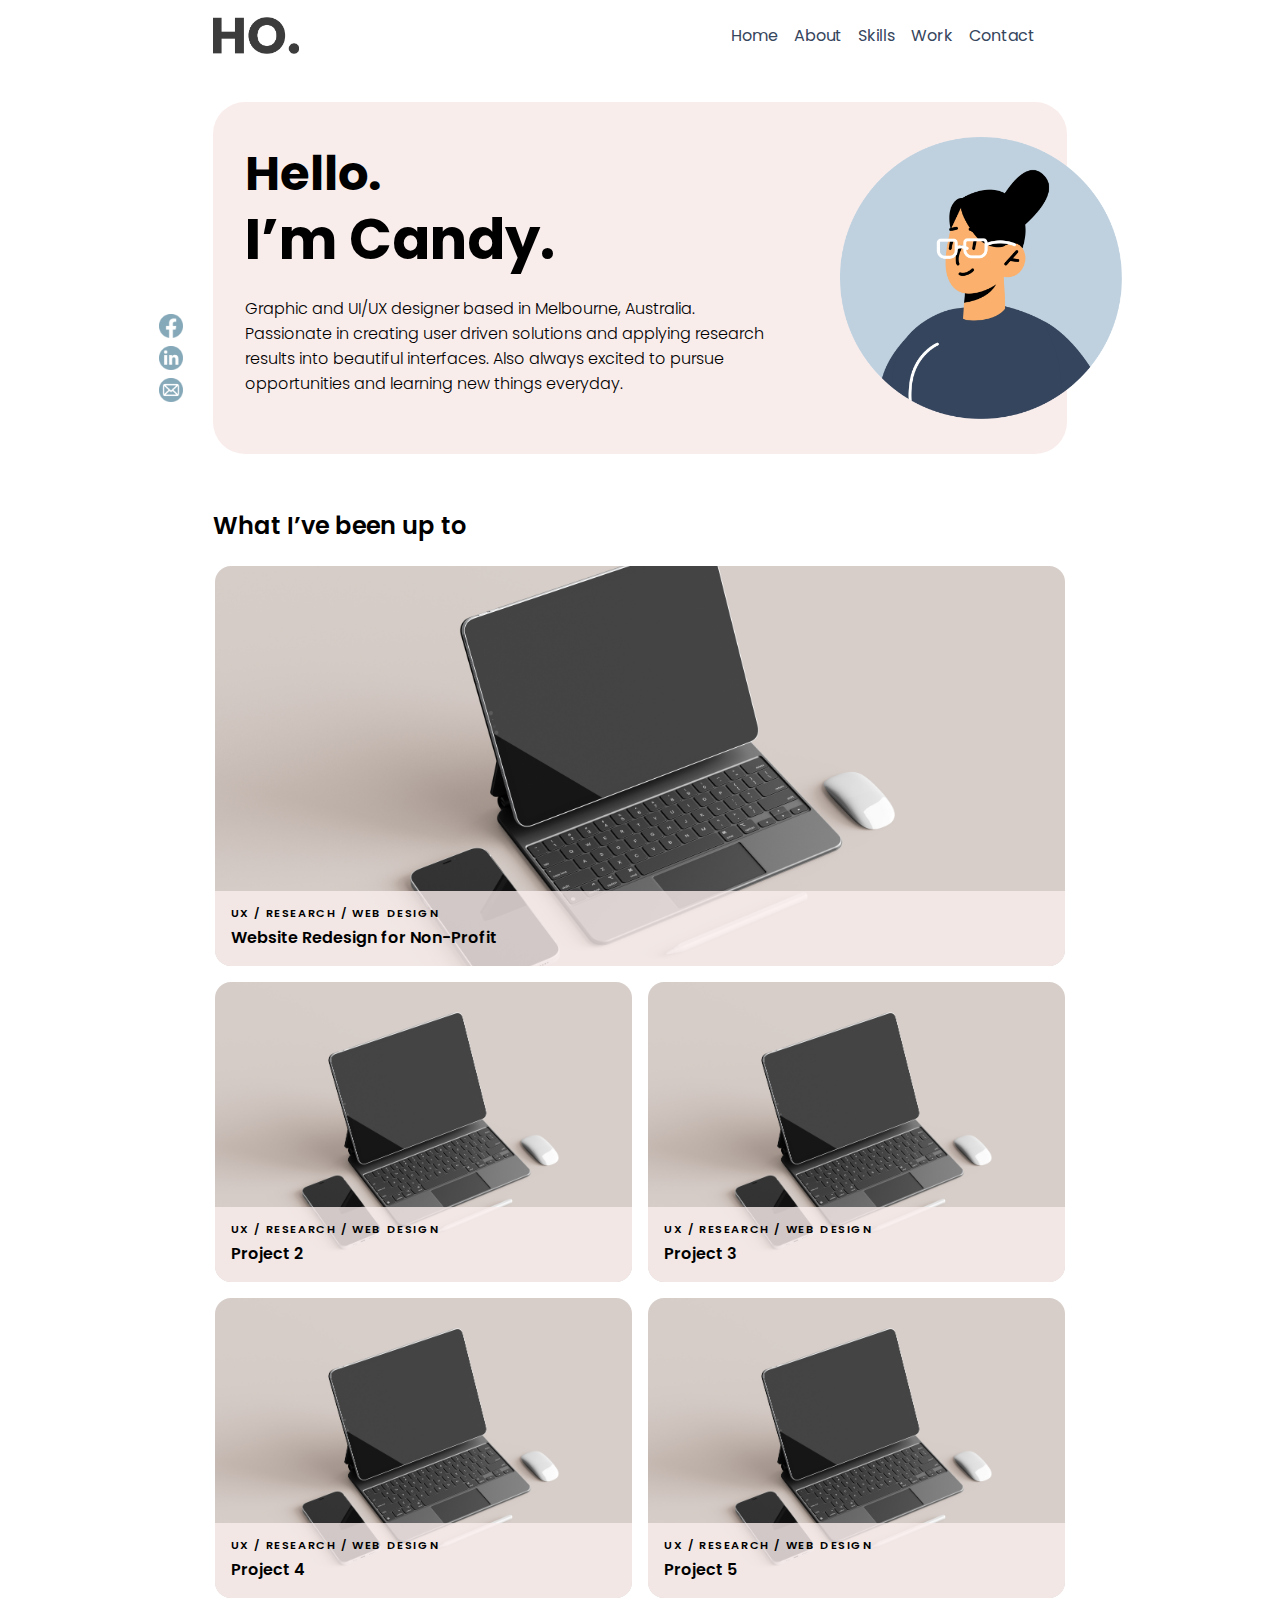
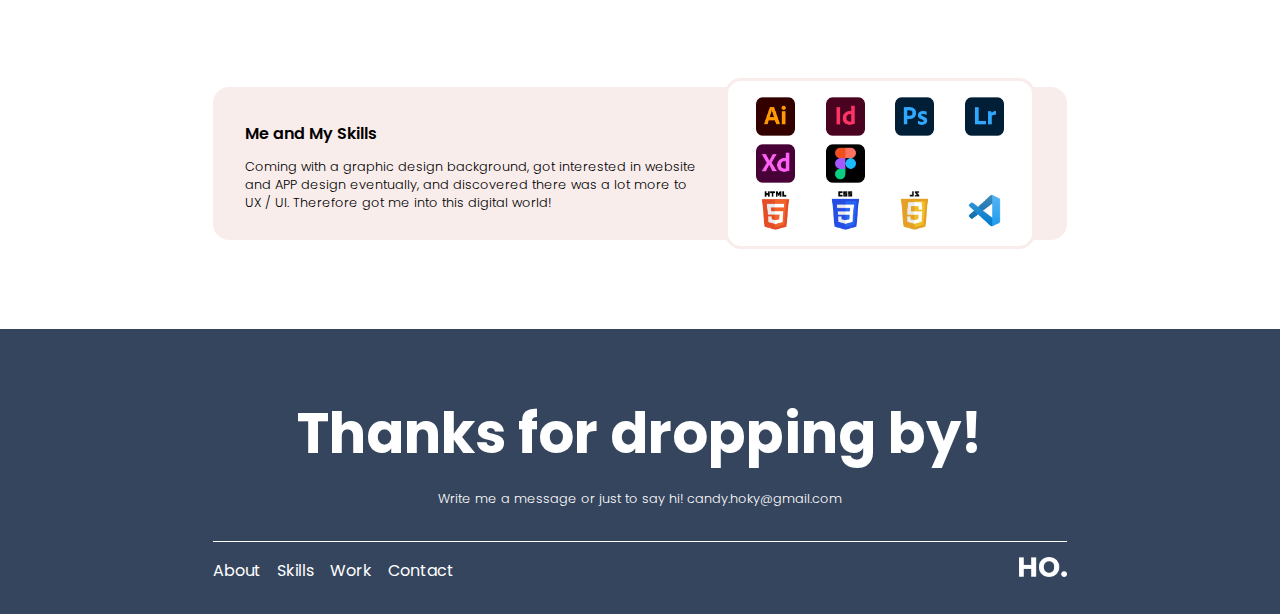
<file: index.html>
<!DOCTYPE html>
<html>
<head>
  <link href="https://fonts.googleapis.com/css?family=Poppins:100,200,300,400,500,600,700,800,900&display=swap" rel="stylesheet">
  <link href="css/style.css" rel="stylesheet" type="text/css">
  <link rel="stylesheet" href="https://cdnjs.cloudflare.com/ajax/libs/font-awesome/6.1.1/css/all.min.css">
  
  <title>Portfolio Homepage</title>
  <style>
    @media only screen and (max-width: 768px){
        
        .showcase {
            grid-template-columns: repeat(12,1fr);
            grid-template-rows: 300px 300px 300px 300px 300px;
        }
        .showcase :nth-child(1) {
            grid-column: 2 / 12;
            grid-row: 1 / 1;
        }
        .showcase :nth-child(2) {
            grid-column: 2 / 12;
            grid-row: 2 / 2;
        }
        .showcase :nth-child(3) {
            grid-column: 2 / 12;
            grid-row: 3 / 3;
        }
        .showcase :nth-child(4) {
            grid-column: 2 / 12;
            grid-row: 4 / 4;
        }
        .showcase :nth-child(5) {
            grid-column: 2 / 12;
            grid-row: 5 / 5;
        }
        .skills{
            grid-template-columns: repeat(12,1fr);
            grid-template-rows: repeat(3,1fr);
            
        }
        .skills-container {
            grid-column: 2 / 12;
            grid-row: 1 / 1;
            padding-bottom: 0;
            background-color: var(--pale);
            border-radius: 1rem 1rem 0rem 0rem;
        }
        .skills-description {
            grid-column: 1 / 12;
            grid-row: 1 / 1;
            background-color: transparent;
        }
        .tools {
            grid-column: 2 / 12;
            grid-row: 2 / 4;
            margin-right: 0;
            background-color: transparent;
            gap: 0.5rem;
            border: 0;
            background-color: var(--pale);
            border-radius: 0rem 0rem 1rem 1rem;
            padding-bottom: 2rem;
        }
    }
    @media only screen and (max-width: 820px){
        .main {
            padding-left: 0;
            padding-right: 0;
        }
        .social-side {
            display: none;
        }
        .bio h1, .bio h2, .bio h5 {
            grid-column: 1 / 13;
        }
        .hero {
            grid-template-rows: 5% 20% 30% 20% 20% 5%;
        }

        .bio {
            grid-column: 2 / 12;
            grid-row: 2 / 7;
        }
        .self-portrait {
            grid-column: 9 / 13;
            grid-row: 1 / 4;
        }
        h2 {
            font-size: 2rem;
            line-height: 2rem;
        }
    }
    @media only screen and (min-width: 640px){
        h1 {
            font-size: 3rem;
        }
        #burger {
            display: none;
        }
        
    }
    @media only screen and (max-width: 640px){
        .top-nav nav a:not(:last-child) {
            display: none;
        }
        
    }





  </style>
</head>

<body>

    <section id="mobile-nav-container" class="mobile-nav-show">
        <div class="mobile-brand">
            <div id="mobile-logo"></div>
            <div class="close-nav"><i class="fa-solid fa-xmark"></i></div>
        </div>
        <div class="mobile-nav-links">
            <ul>
                <li> About </li>
                <li> Skills </li>
                <li> Work </li>
                <li> Contact </li>
            </ul>
        </div>
        <div class="mobile-social-links">
            <i class="fa-brands fa-facebook-square"></i>
            <i class="fa-brands fa-linkedin"></i>
            <i class="fa-solid fa-envelope"></i>
        </div>

    </section>

    <section class="main">
        <!-- top nav -->
        <section class="top-nav">
            <div id="logo"></div>
            <nav>
                <a href="./index.html">Home</a>
                <a href="#">About</a>
                <a href="#">Skills</a>
                <a href="./casestudy-nonprofit.html">Work</a>
                <a href="#">Contact</a>
                <a href="#"><i class="fa-solid fa-bars" id="burger"></i></a>
            </nav>
        </section>

        <!-- hero bio section -->
        <section class="hero">
            <div class="social-side">
                <ul>
                    <li id="side-fb"></li>
                    <li id="side-linkedin"></li>
                    <li id="side-email"></li>
                </ul>
            </div>
            
            <div class="bio">
                <h1> Hello. </h1>
                <h2> I’m Candy. </h2>
                <h5> Graphic and UI/UX designer based in Melbourne, Australia.
                    Passionate in creating user driven solutions and
                    applying research results into beautiful interfaces.
                    Also always excited to pursue opportunities and learning new things everyday.
                </h5>
            </div>
            <div class="self-portrait"></div>
        </section>

        <!-- portfolio showcase section -->
        <section>
            <div class="section-header">
                <h3> What I’ve been up to </h3>
            </div>
            <div class="showcase">
                <!-- casestudy 1 -->
                <div class="project-cards" id="project1">
                    <div class="project-descriptions">
                        <subheader>UX / RESEARCH / WEB DESIGN</subheader>
                        <h4>Website Redesign for Non-Profit</h4>
                    </div>
                </div>

                <!-- casestudy 2 -->
                <div class="project-cards" id="project2">
                    <div class="project-descriptions">
                        <subheader>UX / RESEARCH / WEB DESIGN</subheader>
                        <h4>Project 2</h4>
                    </div>
                </div>

                <!-- casestudy 3 -->
                <div class="project-cards" id="project3">
                    <div class="project-descriptions">
                        <subheader>UX / RESEARCH / WEB DESIGN</subheader>
                        <h4>Project 3</h4>
                    </div>
                </div>

                <!-- casestudy 4 -->
                <div class="project-cards" id="project4">
                    <div class="project-descriptions">
                        <subheader>UX / RESEARCH / WEB DESIGN</subheader>
                        <h4>Project 4</h4>
                    </div>
                </div>
                
                <!-- casestudy 5 -->
                <div class="project-cards" id="project5">
                    <div class="project-descriptions">
                        <subheader>UX / RESEARCH / WEB DESIGN</subheader>
                        <h4>Project 5</h4>
                    </div>
                </div>
            </div>
        </section>

        <!-- My Skill Section -->
        <section>
            <div class="skills">
                <div class="skills-container">
                    <div class="skills-description"> 
                        <h4> Me and My Skills </h4>
                        <p> Coming with a graphic design background,
                            got interested in website and APP design eventually, and discovered there was a lot more to UX / UI.
                            Therefore got me into this digital world!
                        </p>
                    </div>
                
                    
                </div>
                <div class="tools">
                    <div id="software-ai"></div>
                    <div id="software-id"></div>
                    <div id="software-ps"></div>
                    <div id="software-lr"></div>
                    <div id="software-xd"></div>
                    <div id="software-figma"></div>
                    <div id="software-html"></div>
                    <div id="software-css"></div>
                    <div id="software-js"></div>
                    <div id="software-vs"></div>
                </div>
            </div>    
              
        </section>



    </section>

    <!-- footer section  -->
    <section id="footer">
        <div class="end-note">
            <h2> Thanks for dropping by! </h2>
            <p> Write me a message or just to say hi! candy.hoky@gmail.com </p>
        </div>
        <div class="bottom-nav">
            <ul>
                <li> About </li>
                <li> Skills </li>
                <li> Work </li>
                <li> Contact </li>
            </ul>
        </div>
        <div class="footer-logo">
            <div id="logo-bottom"></div>
        </div>
    </section>
    <script src="https://code.jquery.com/jquery-3.4.1.min.js"></script>
    <script src="./js/index.js"></script>
</body>
</file>
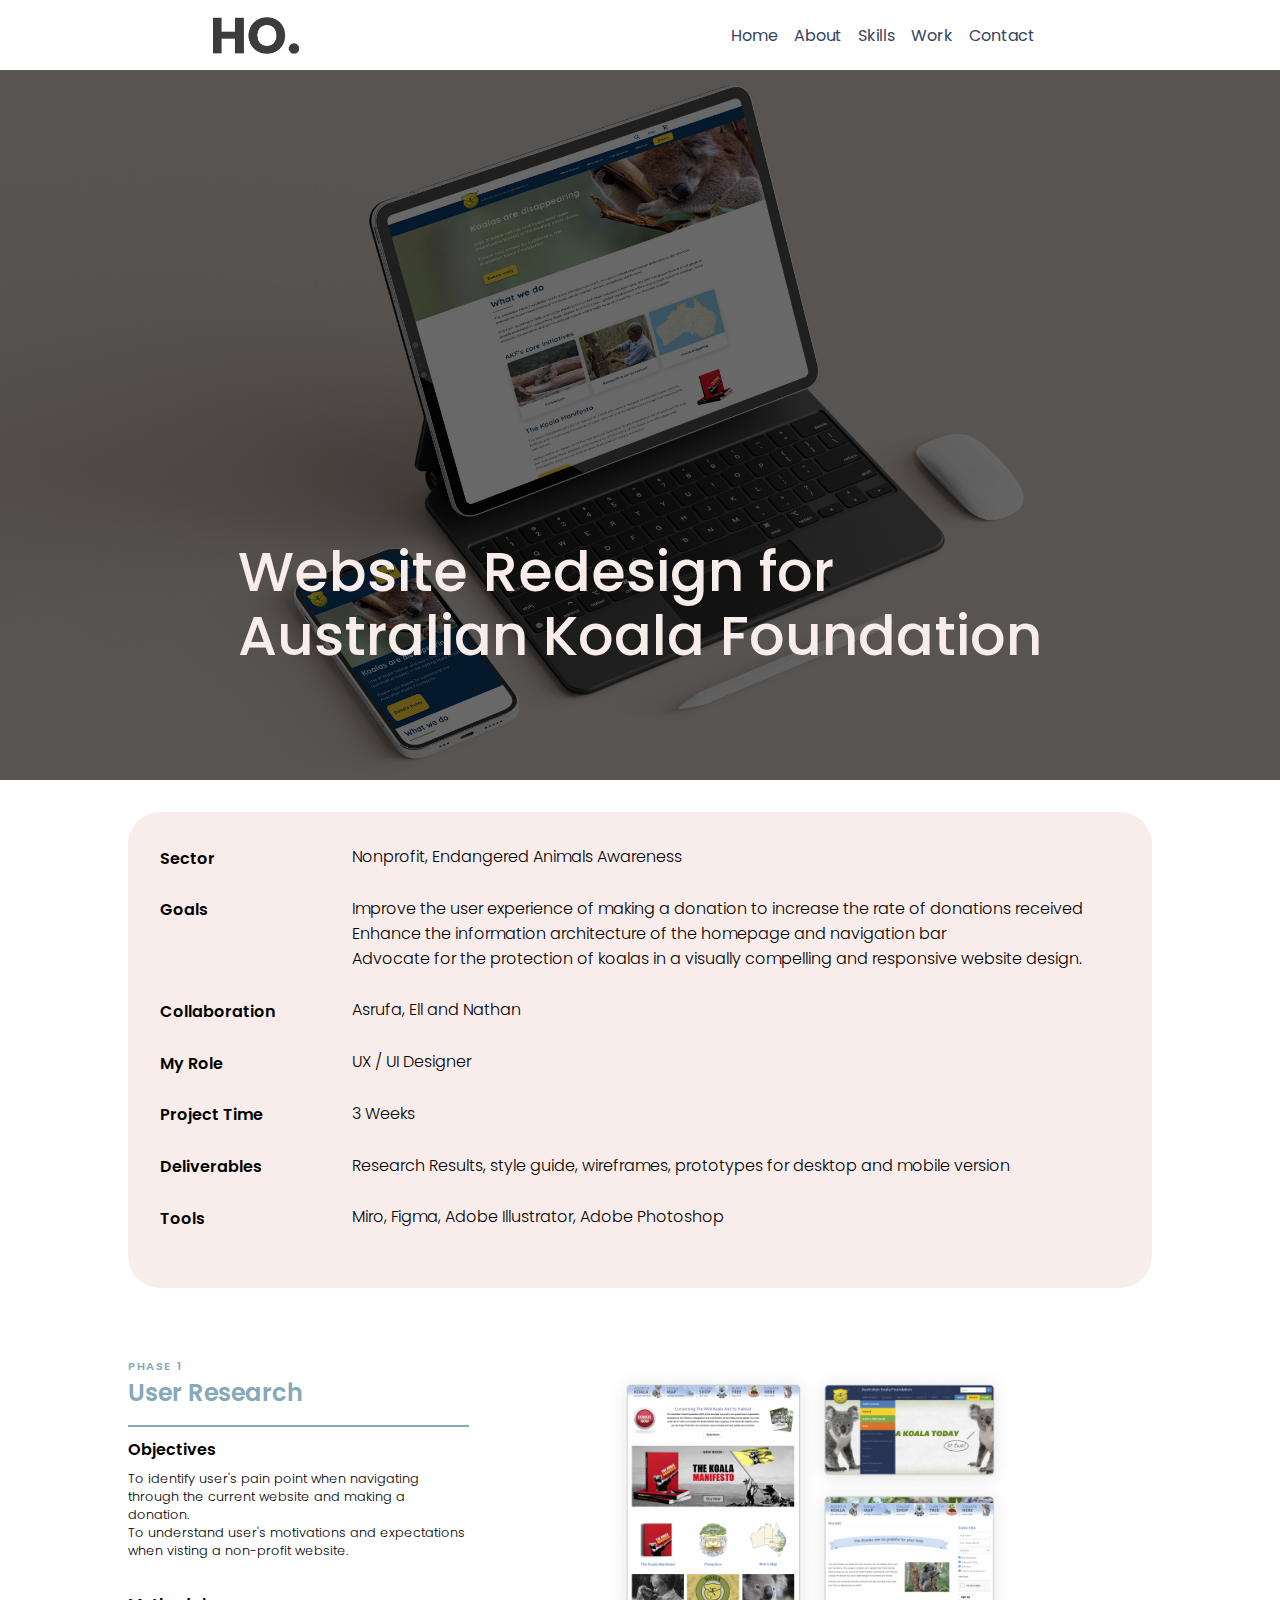
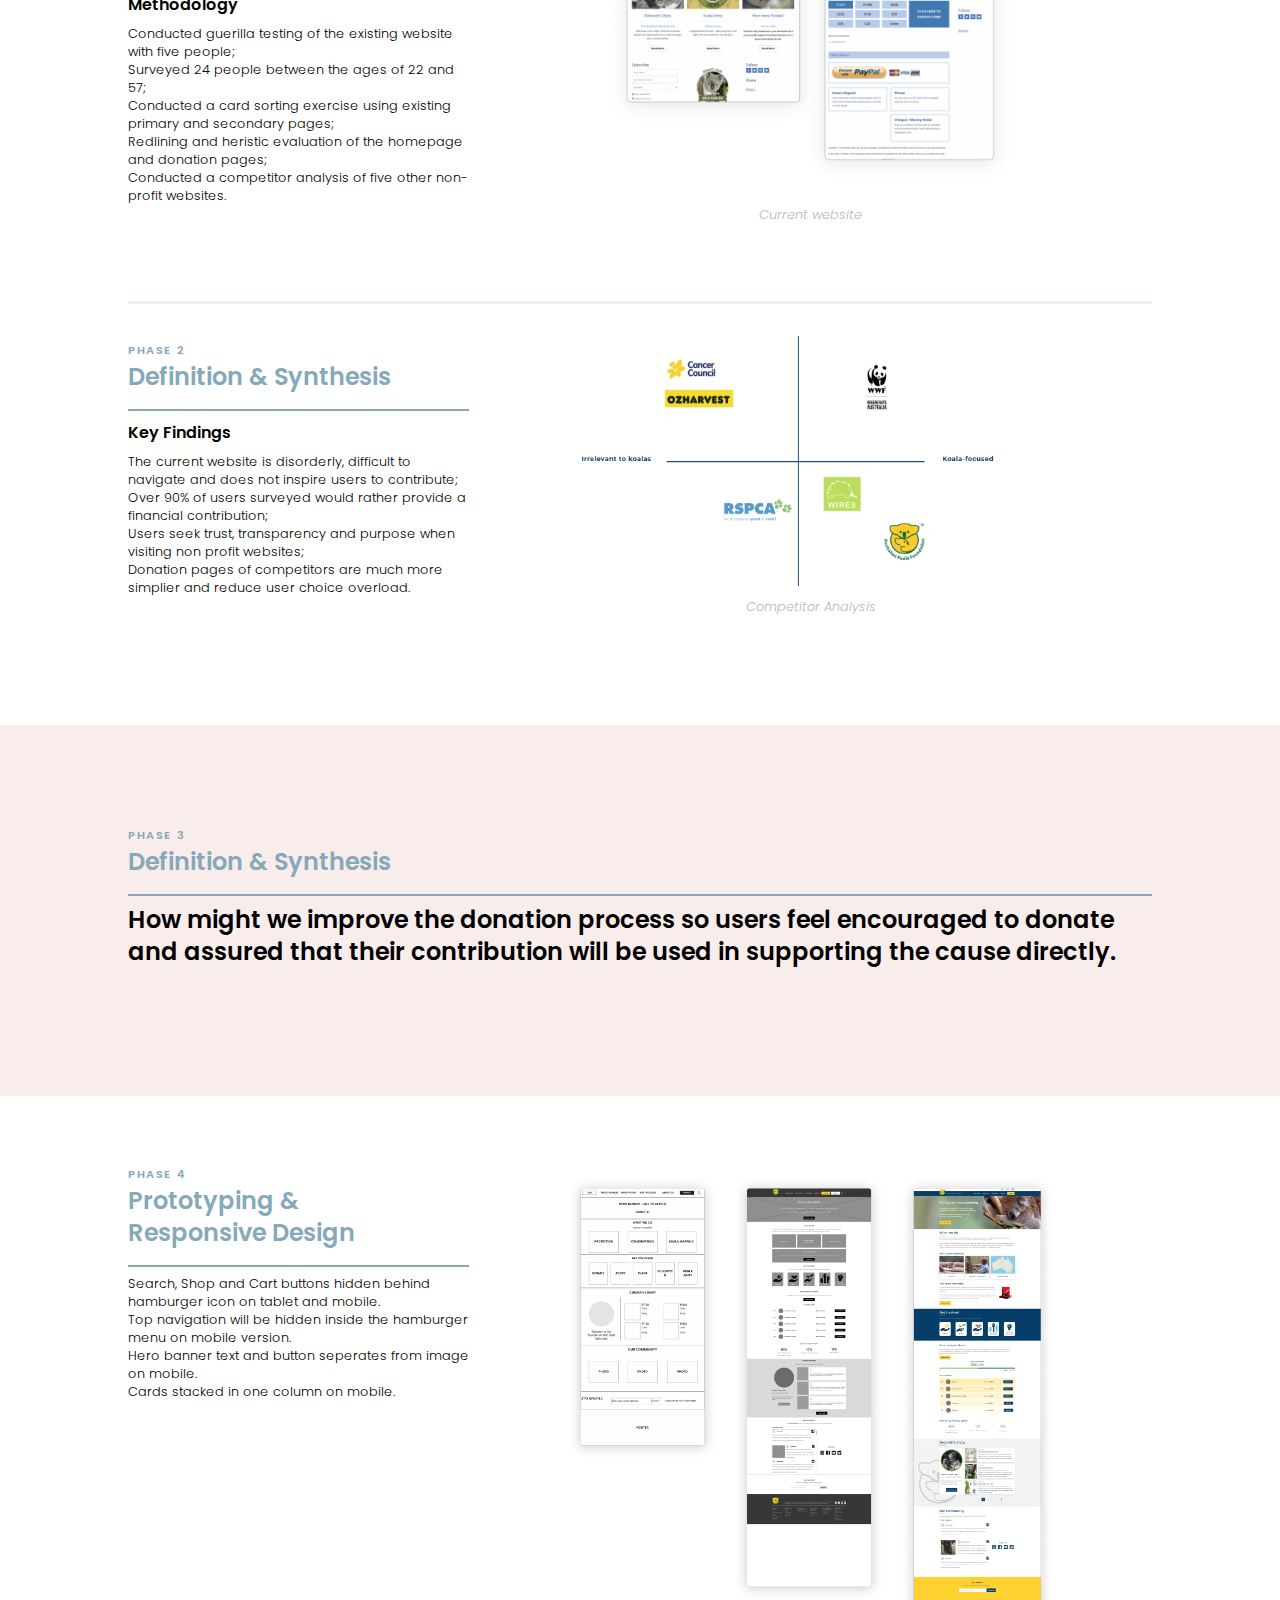
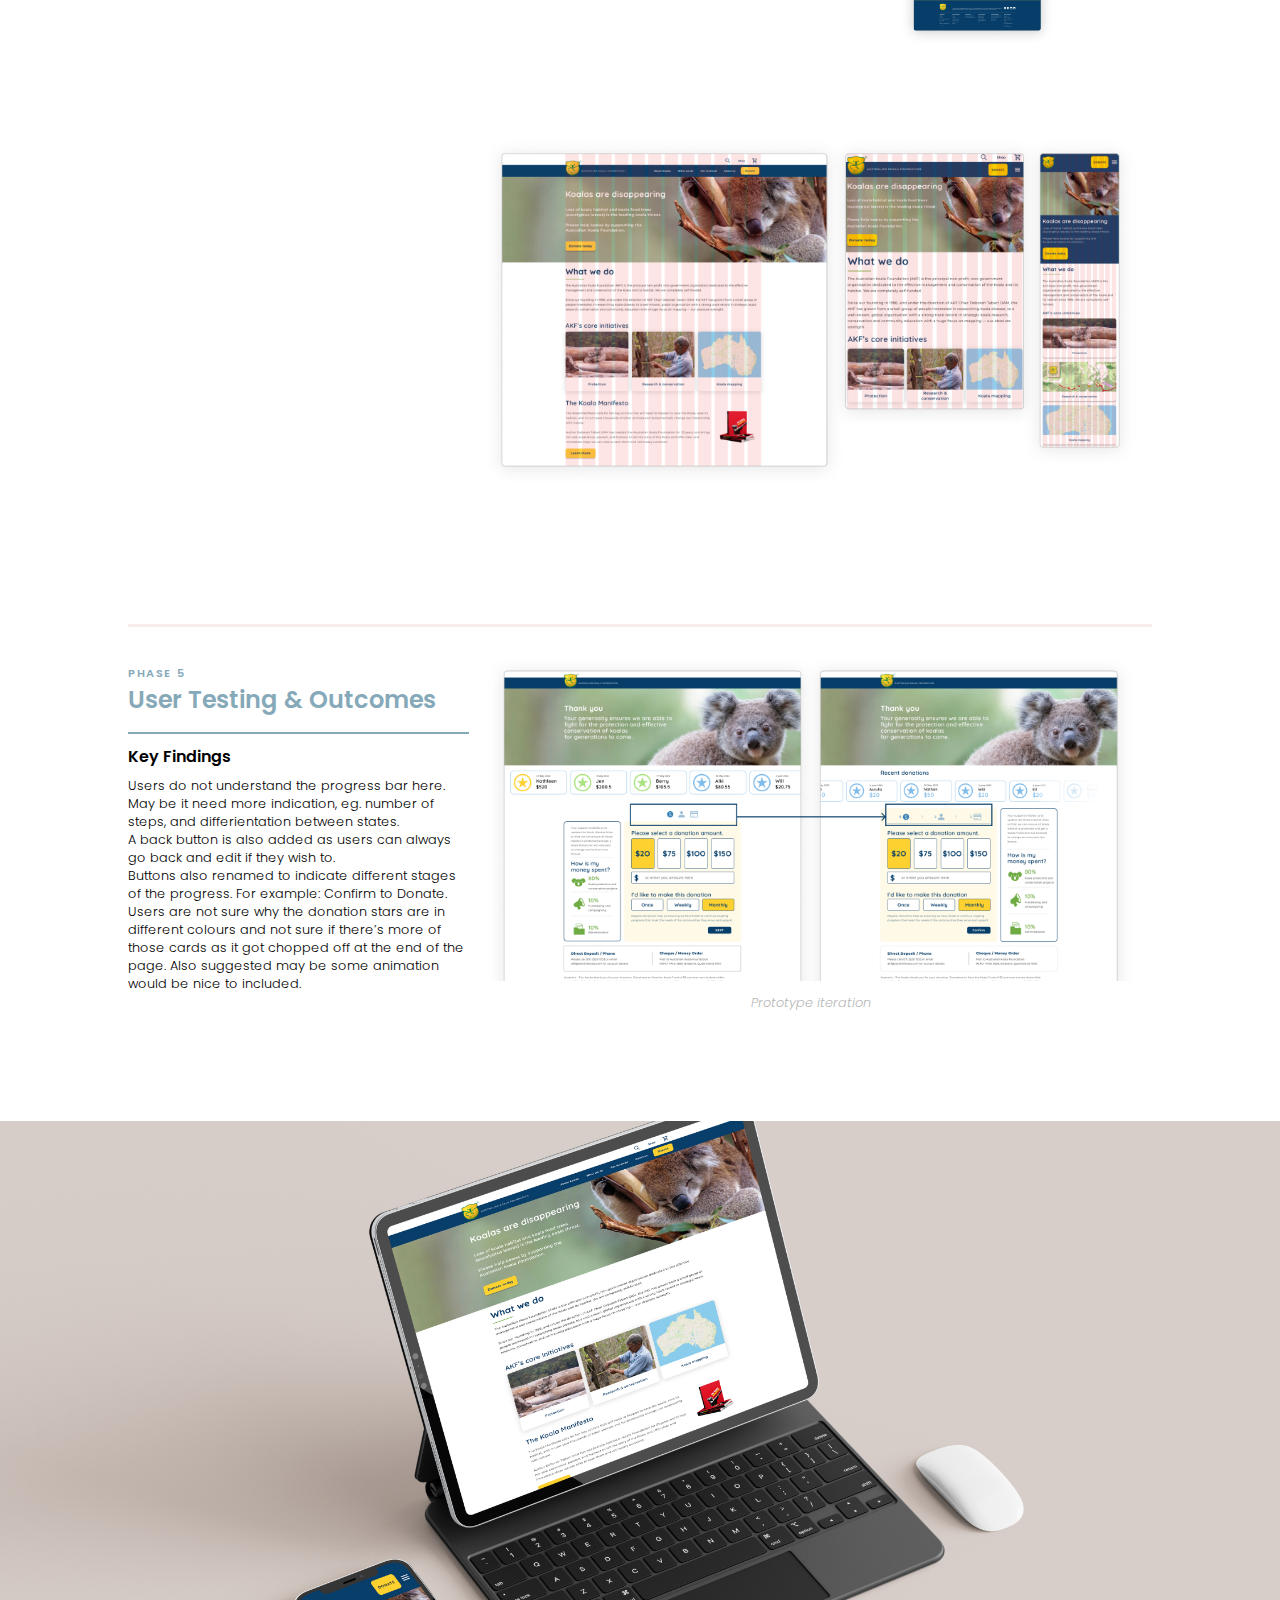
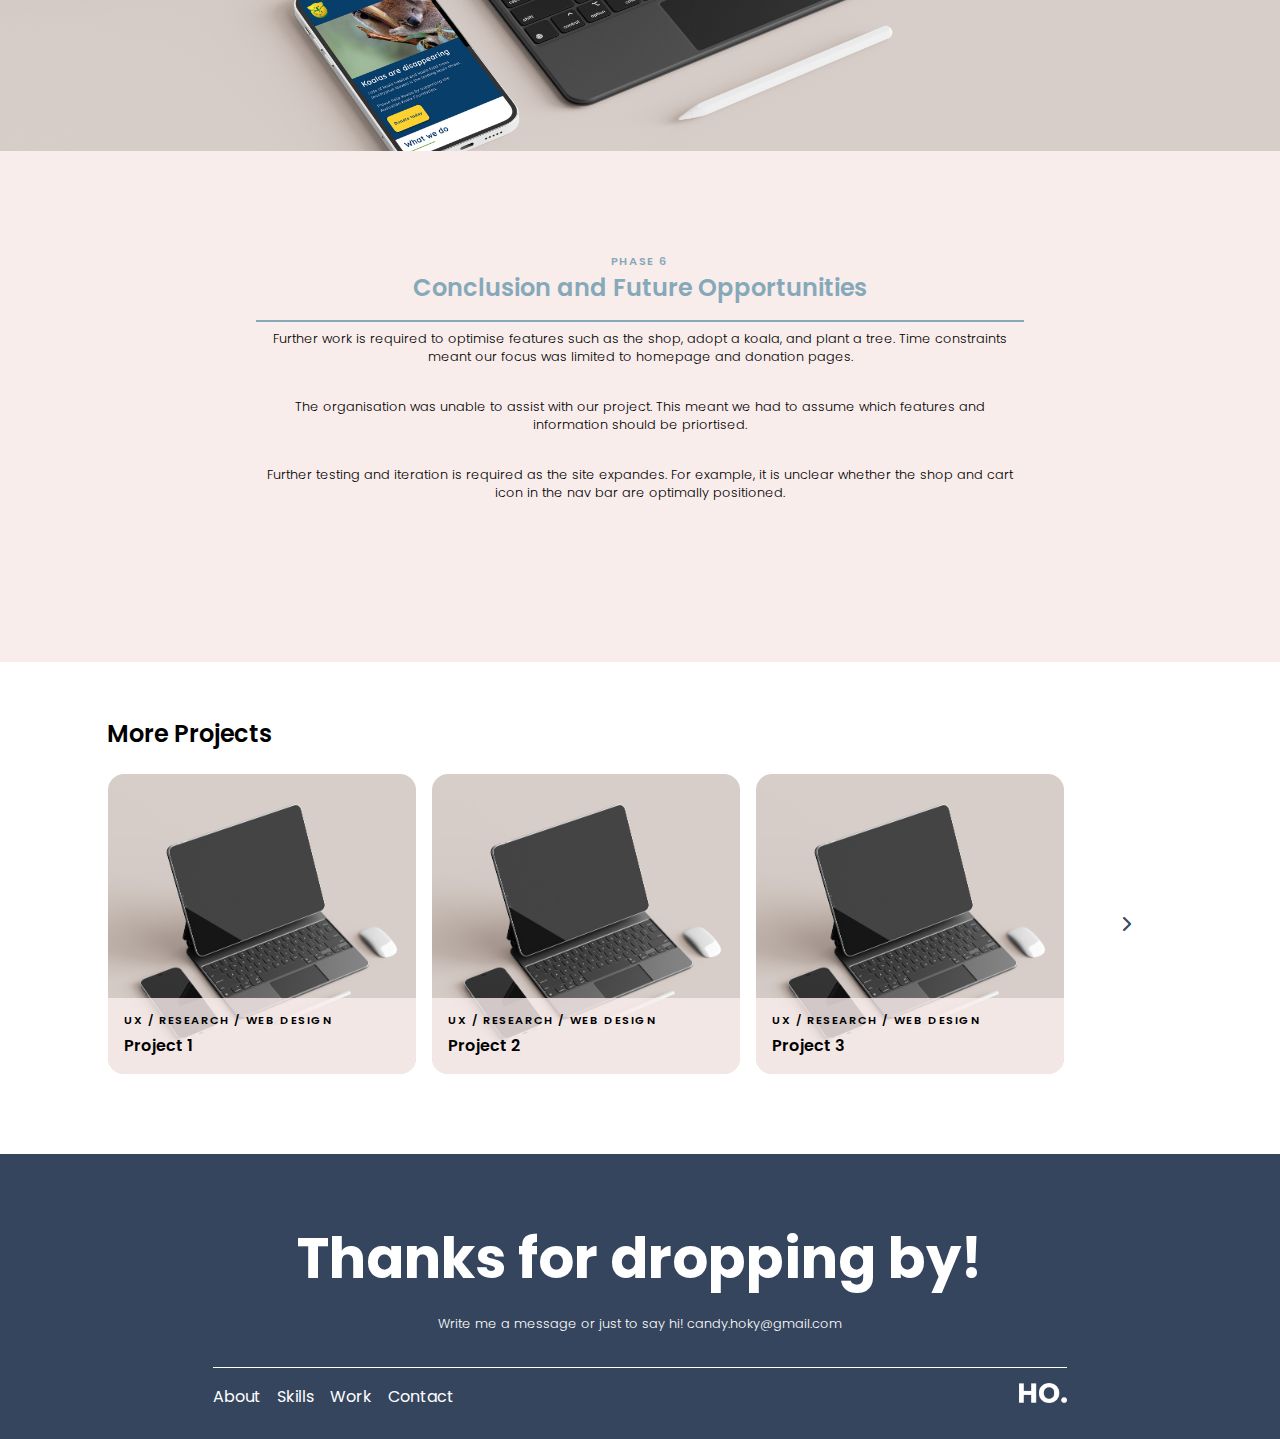
<file: casestudy-nonprofit.html>
<!DOCTYPE html>
<html>
<head>
  <link href="https://fonts.googleapis.com/css?family=Poppins:100,200,300,400,500,600,700,800,900&display=swap" rel="stylesheet">
  <link href="css/style.css" rel="stylesheet" type="text/css">
  <link rel="stylesheet" href="https://cdnjs.cloudflare.com/ajax/libs/font-awesome/6.1.1/css/all.min.css">
  
  <title>Casestudy 1 - Website Redesign for Non-profit</title>
  <style>
    @media only screen and (max-width: 768px){
        
        .showcase {
            grid-template-columns: repeat(12,1fr);
            grid-template-rows: 300px 300px 300px 300px 300px;
        }
        .showcase :nth-child(1) {
            grid-column: 2 / 12;
            grid-row: 1 / 1;
        }
        .showcase :nth-child(2) {
            grid-column: 2 / 12;
            grid-row: 2 / 2;
        }
        .showcase :nth-child(3) {
            grid-column: 2 / 12;
            grid-row: 3 / 3;
        }
        .showcase :nth-child(4) {
            grid-column: 2 / 12;
            grid-row: 4 / 4;
        }
        .showcase :nth-child(5) {
            grid-column: 2 / 12;
            grid-row: 5 / 5;
        }
        .skills{
            grid-template-columns: repeat(12,1fr);
            grid-template-rows: repeat(3,1fr);
            
        }
        .skills-container {
            grid-column: 2 / 12;
            grid-row: 1 / 1;
            padding-bottom: 0;
            background-color: var(--pale);
            border-radius: 1rem 1rem 0rem 0rem;
        }
        .skills-description {
            grid-column: 1 / 12;
            grid-row: 1 / 1;
            background-color: transparent;
        }
        .tools {
            grid-column: 2 / 12;
            grid-row: 2 / 4;
            margin-right: 0;
            background-color: transparent;
            gap: 0.5rem;
            border: 0;
            background-color: var(--pale);
            border-radius: 0rem 0rem 1rem 1rem;
            padding-bottom: 2rem;
        }
    }
    @media only screen and (max-width: 820px){
        .main {
            padding-left: 0;
            padding-right: 0;
        }
        .social-side {
            display: none;
        }
        .bio h1, .bio h2, .bio h5 {
            grid-column: 1 / 13;
        }
        .hero {
            grid-template-rows: 5% 20% 30% 20% 20% 5%;
        }

        .bio {
            grid-column: 2 / 12;
            grid-row: 2 / 7;
        }
        .self-portrait {
            grid-column: 9 / 13;
            grid-row: 1 / 4;
        }
        h2 {
            font-size: 2rem;
            
            line-height: 2rem;
        }
    }
    @media only screen and (min-width: 640px){
        h1 {
            font-size: 3rem;
        }
        #burger {
            display: none;
        }
        
    }
    @media only screen and (max-width: 640px){
        .top-nav nav a:not(:last-child) {
            display: none;
        }
        
    }





  </style>
</head>

<body>

    <section id="mobile-nav-container" class="mobile-nav-show">
        <div class="mobile-brand">
            <div id="mobile-logo"></div>
            <div class="close-nav"><i class="fa-solid fa-xmark"></i></div>
        </div>
        <div class="mobile-nav-links">
            <ul>
                <li> About </li>
                <li> Skills </li>
                <li> Work </li>
                <li> Contact </li>
            </ul>
        </div>
        <div class="mobile-social-links">
            <i class="fa-brands fa-facebook-square"></i>
            <i class="fa-brands fa-linkedin"></i>
            <i class="fa-solid fa-envelope"></i>
        </div>

    </section>
    
    <section class="main" span style="margin-bottom: 0px;">
        <!-- top nav -->
        <section class="top-nav" span style="margin-bottom: 0px;">
            <div id="logo"></div>
            <nav>
                <a href="./index.html">Home</a>
                <a href="#">About</a>
                <a href="#">Skills</a>
                <a href="./casestudy-nonprofit.html">Work</a>
                <a href="#">Contact</a>
                <a href="#"><i class="fa-solid fa-bars" id="burger"></i></a>
            </nav>
        </section>
    </section>
    
    <section class="hero-banner-overlay">
        <div>
            <h2>Website Redesign for <br> Australian Koala Foundation</h2>
        </div>
    </section>  

    <section class="main">  
        <section class="project-background">
            <h4>Sector</h4>
            <h5>Nonprofit, Endangered Animals Awareness</h5>
            <h4>Goals</h4>
            <h5>Improve the user experience of making a donation to increase the rate of donations received
                <br> Enhance the information architecture of the homepage and navigation bar
                <br> Advocate for the protection of koalas in a visually compelling and responsive website design.
            </h5>
            <h4>Collaboration</h4>
            <h5>Asrufa, Ell and Nathan</h5>
            <h4>My Role</h4>
            <h5>UX / UI Designer</h5>
            <h4>Project Time</h4>
            <h5>3 Weeks</h5>
            <h4>Deliverables</h4>
            <h5>Research Results, style guide, wireframes, prototypes for desktop and mobile version</h5>
            <h4>Tools</h4>
            <h5>Miro, Figma, Adobe Illustrator, Adobe Photoshop</h5>
        </section>

        <section>
            <div class="project-phases-wrapper">
                <div class="phase-left">
                    <div class="phase-header">
                        <subheader>PHASE 1</subheader>
                        <h3>User Research</h3>
                    </div>
                    <div class="phase-content">
                        <h4>Objectives</h4>
                        <p>To identify user's pain point when navigating through the current website and making a donation.
                           <br>To understand user's motivations and expectations when visting a non-profit website.
                        </p>
                        <h4>Methodology</h4>
                        <p>Conducted guerilla testing of the existing website with five people;
                           <br>Surveyed 24 people between the ages of 22 and 57;
                           <br>Conducted a card sorting exercise using existing primary and secondary pages;
                           <br>Redlining and heristic evaluation of the homepage and donation pages;
                           <br>Conducted a competitor analysis of five other non-profit websites.
                        </p>
                    </div>
                </div>
                <div class="phase-right">
                    <div id="casestudy1-phase1"></div>
                    <p>Current website</p>
                </div>
            </div>
        
            <div class="project-phases-wrapper" span style="border-bottom: none">
                <div class="phase-left">
                    <div class="phase-header">
                        <subheader>PHASE 2</subheader>
                        <h3>Definition & Synthesis</h3>
                    </div>
                    <div class="phase-content">
                        <h4>Key Findings</h4>
                        <p>The current website is disorderly, difficult to navigate and does not inspire users to contribute;
                        <br>Over 90% of users surveyed would rather provide a financial contribution;
                        <br>Users seek trust, transparency and purpose when visiting non profit websites;
                        <br>Donation pages of competitors are much more simplier and reduce user choice overload.</p>
                    </div>
                </div>
                <div class="phase-right">
                    <div id="casestudy1-phase2"></div>
                    <p>Competitor Analysis</p>
                </div>
            </div>
        </section>  
    </section>
    
    <section class="project-statement-wrapper">
        <div class="phase-left">
            <div class="phase-header">
                <subheader>PHASE 3</subheader>
                <h3>Definition & Synthesis</h3>
            </div>
            <div class="phase-content">
                <h3>How might we improve the donation process so users feel encouraged to donate and assured that their contribution will be used in supporting the cause directly.</h3>

            </div>
        </div>
    </section>

    <section class="main">
        <div class="project-phases-wrapper">
            <div class="phase-left">
                <div class="phase-header">
                    <subheader>PHASE 4</subheader>
                    <h3>Prototyping & <br> Responsive Design</h3>
                </div>
                <div class="phase-content">
                <p>Search, Shop and Cart buttons hidden behind hamburger icon on tablet and mobile.
                   <br> Top navigation will be hidden inside the hamburger menu on mobile version.
                   <br> Hero banner text and button seperates from image on mobile.
                   <br> Cards stacked in one column on mobile.
                </p>
            </div>
            </div>
            <div class="phase-right">
                <div class="phase-content-gallery">
                        <div id="wireframe"></div>
                        <div id="responsive-design"></div>
                </div>
            </div>
        </div>
        <div class="project-phases-wrapper" span style="border-bottom: none">
            <div class="phase-left">
                <div class="phase-header">
                    <subheader>PHASE 5</subheader>
                    <h3>User Testing & Outcomes</h3>
                </div>
                <div class="phase-content">
                    <h4>Key Findings</h4>
                    <p>Users do not understand the progress bar here. May be it need more indication, eg. number of steps, and differientation between states.
                       <br>A back button is also added as users can always go back and edit if they wish to.
                       <br>Buttons also renamed to indicate different stages of the progress. For example: Confirm to Donate.
                       <br> Users are not sure why the donation stars are in different colours and not sure if there’s more of those cards as it got chopped off at the end of the page. Also suggested may be some animation would be nice to included.
                    </p>
                </div>
            </div>
            <div class="phase-right">
                <div id="casestudy1-phase5"></div>
                <p>Prototype iteration</p>
            </div>
        </div>
    </section>

    <section class="hero-banner">
    </section>
    
    <section class="project-conclusion-wrapper">
        <div class="phase-left">
            <div class="phase-header">
                <subheader>PHASE 6</subheader>
                <h3>Conclusion and Future Opportunities</h3>
            </div>
            <div class="phase-content">
                <p>Further work is required to optimise features such as the shop, adopt a koala, and plant a tree. Time constraints meant our focus was limited to homepage and donation pages.</p>
                <p>The organisation was unable to assist with our project. This meant we had to assume which features and information should be priortised.</p>
                <p>Further testing and iteration is required as the site expandes. For example, it is unclear whether the shop and cart icon in the nav bar are optimally positioned.</p>
            </div>
        </div>
    </section>

    <section>
        <section>
            <div class="section-header">
                <h3> More Projects </h3>
            </div>
            <div class="more-projects">
                <!-- casestudy 1 -->
                <div class="project-cards" id="project2">
                    <div class="project-descriptions">
                        <subheader>UX / RESEARCH / WEB DESIGN</subheader>
                        <h4>Project 1</h4>
                    </div>
                </div>

                <!-- casestudy 2 -->
                <div class="project-cards" id="project2">
                    <div class="project-descriptions">
                        <subheader>UX / RESEARCH / WEB DESIGN</subheader>
                        <h4>Project 2</h4>
                    </div>
                </div>

                <!-- casestudy 3 -->
                <div class="project-cards" id="project3">
                    <div class="project-descriptions">
                        <subheader>UX / RESEARCH / WEB DESIGN</subheader>
                        <h4>Project 3</h4>
                    </div>
                </div>

                <!-- chevron-->
                <i class="fa-solid fa-chevron-right"></i>
            </div>
        </section>
    </section>

    <!-- footer section  -->
    <section id="footer">
        <div class="end-note">
            <h2> Thanks for dropping by! </h2>
            <p> Write me a message or just to say hi! candy.hoky@gmail.com </p>
        </div>
        <div class="bottom-nav">
            <ul>
                <li> About </li>
                <li> Skills </li>
                <li> Work </li>
                <li> Contact </li>
            </ul>
        </div>
        <div class="footer-logo">
            <div id="logo-bottom"></div>
        </div>
    </section>
    <script src="https://code.jquery.com/jquery-3.4.1.min.js"></script>
    <script src="./js/index.js"></script>
</body>
</file>
<file: css/style.css>
* {
  transition: 200ms;
}

body {
  font-family: 'Poppins', sans-serif;
  margin: 0;
}

section {
  margin-bottom: 2rem;
}

.main {
  padding-left: 10vw;
  padding-right: 10vw;
}

:root {
  --pale: #F9EDEC; 
  --midnight: #35455D;
  --stone: #86A9B9;
  --lightgrey: #B7B7B7;
}




/* typography stlye*/
h1 {
  font-size: 4.5rem;
  line-height: 1rem;
  margin-bottom: 0.1rem;
}

h2 {
  font-size: 3.5rem;
  line-height: 3rem;
  margin-top: 2rem;
  margin-bottom: 2rem;
}

h3 {
  font-size: 1.5rem;
  line-height: 2rem;
  font-weight: 600;
}

h4 {
  font-size: 1rem;
  font-weight: 600;
  margin-top: 0.1rem;
  margin-bottom: 0.5rem;
}

h5 {
  font-size: 1rem;
  font-weight: 300;
  margin-top: 0;
}

p {
  font-size: 0.8rem;
  font-weight: 300;
}



subheader {
  font-size: 0.7rem;
  font-weight: 600;
  letter-spacing: 0.1rem;
  margin-top: 0.1rem;
  margin-bottom: 0.5rem;
}

/* top nav section */
.top-nav {
  /* border: 1px solid blue; */
  width: 100%;
  height: 70px;
  display: grid; 
  grid-template-columns: repeat(12,1fr);
  grid-template-rows: repeat(1,1fr);
}

#logo {
  grid-column: 2 / 3;
  background-image: url(../images/logo-dark.png);
  background-size: contain;
  background-repeat: no-repeat;
  background-position: center;
}

nav {
  grid-column: 3 / 12;
  display: flex;
  justify-content: right;
  align-items: center;
  }

nav a {
  display: inline-block;
  margin-right: 1rem;
  text-decoration: none;
  color: var(--midnight);
}

nav a:hover {
  color: var(--stone);
}



/* hero bio section */
.hero {
  /* border: 1px solid lime; */
  width: 100%;
  display: grid;
  grid-template-columns: repeat(12,1fr);
  grid-template-rows: 10% 80% 10%;
}

.social-side {
  /* border: 1px solid aqua; */
  grid-column: 1 / 1;
  grid-row: 1 / 6;
  padding-bottom: 2rem;
  display: flex;
  align-items: flex-end;
  justify-content: center;
}

.social-side ul {
  padding-left: 0;
  position: fixed;
}

.social-side ul li {
  list-style: none;
  padding-bottom: 0.5rem;
}

#side-fb {
  width: 1.5rem;
  height: 1.5rem;
  background-image: url(../images/social-facebook.png);
  background-repeat: no-repeat;
  background-position: center;
  background-size: contain;
  
}

#side-linkedin {
  width: 1.5rem;
  height: 1.5rem;
  background-image: url(../images/social-linkedin.png);
  background-repeat: no-repeat;
  background-position: center;
  background-size: contain;
}

#side-email {
  width: 1.5rem;
  height: 1.5rem;
  background-image: url(../images/social-email.png);
  background-repeat: no-repeat;
  background-position: center;
  background-size: contain;
}

.bio {
  grid-column: 2 / 12;
  grid-row: 1 / 6;
  background-color: var(--pale);
  padding-left: 2rem;
  padding-right: 2rem;
  border-radius: 2rem;
  display: grid;
  grid-template-columns: repeat(12,1fr);
  padding-top: 2rem;
  padding-bottom: 2rem;

}

.bio h1, .bio h2, .bio h5 {
  grid-column: 1 / 9;
}

.self-portrait{
  width: 100%;
  height: 100%;
  background-image: url(../images/self-portrait.png);
  background-repeat: no-repeat;
  background-position: center;
  background-size: contain;
  grid-column: 9 / 13;
  grid-row: 2 / 3;
}

/* mobile nav */

#mobile-nav-container {
  height: 100vh;
  background-color: var(--pale);
  padding: 2rem;
  opacity: 1;
  animation: nav-slide-in 1000ms;
}

@keyframes nav-slide-in {
  0% {margin-left:700px;}
  100% {margin-left:0px;}
}

.mobile-nav-show {
  display: none;
  opacity: 0;
  animation: nav-slide-out 1000ms;
  animation-direction: alternate;
}

@keyframes nav-slide-out {
  0% {margin-left: 0px;}
  100% {margin-left:700px;}
}


.mobile-brand {
  display: grid;
  grid-template-columns: repeat(12,1fr);
  align-items: baseline;
  border-bottom: 1px solid var(--midnight);
  padding-bottom: 0.5rem;
}

#mobile-logo {
  
  background-image: url(../images/logo-dark.png);
  background-size: contain;
  background-repeat: no-repeat;
  background-position: left;
  height: 2rem;
  grid-column: 1 / 12;

}

.close-nav {
  grid-column: 12 / 13;
  display: flex;
  justify-content: end;
}

.mobile-nav-links {
  padding-top: 1rem;
  padding-bottom: 0.5rem;
  border-bottom: 1px solid var(--midnight);
}

.mobile-nav-links ul {
  padding-left: 0px;
}

.mobile-nav-links ul li {
  display: flex;
  flex-direction: row;
  list-style: none;
  margin-left: 0px;
}

.mobile-social-links {
  padding-top: 1rem;
  display: flex;
  flex-direction: row;
  gap: 0.5rem;
}

#burger {
  text-decoration: none;
  cursor: pointer;
  color: var(--midnight);
}

#burger:hover {
  color: var(--stone);
}

.close-nav {
  color: var(--midnight);
}

.close-nav:hover {
  color: var(--stone) ;
}

/* portfolio showcase section */

.section-header, .showcase {
  display: grid;
  grid-template-columns: repeat(12,1fr);
  grid-template-rows: 400px 300px 300px;
}

.section-header {
  display: grid;
  grid-template-columns: repeat(12,1fr);
  grid-template-rows: repeat(1,1fr);
}

.section-header h3 {
  display: grid;
  grid-column: 2 / 12;
  grid-row: 1 / 1;
}

.showcase {
  gap: 1rem;
}


.project-cards {
  border-radius: 1rem;
}

.showcase :nth-child(1) {
  grid-column: 2 / 12;
  grid-row: 1 / 1;
  width: 100%;
}

.showcase :nth-child(2) {
  grid-column: 2 / 7;
  grid-row: 2 / 2;
  width: 100%;
}

.showcase :nth-child(3) {
  grid-column: 7 / 12;
  grid-row: 2 / 2;
  width: 100%;
}

.showcase :nth-child(4) {
  grid-column: 2 / 7;
  grid-row: 3 / 3;
  width: 100%;
}

.showcase :nth-child(5) {
  grid-column: 7 / 12;
  grid-row: 3 / 3;
  width: 100%;
}

#project1 {
  background-image: url(../images/mockup1.jpg);
  background-repeat: no-repeat;
  background-position: center;
  background-size: cover;
  width: 100%;
  height: 100%;
  display: flex;
  align-items: flex-end;
}

#project2 {
  background-image: url(../images/mockup1.jpg);
  background-repeat: no-repeat;
  background-position: center;
  background-size: cover;
  width: 100%;
  height: 100%;
  display: flex;
  align-items: flex-end;
}

#project3 {
  background-image: url(../images/mockup1.jpg);
  background-repeat: no-repeat;
  background-position: center;
  background-size: cover;
  width: 100%;
  height: 100%;
  display: flex;
  align-items: flex-end;
}

#project4 {
  background-image: url(../images/mockup1.jpg);
  background-repeat: no-repeat;
  background-position: center;
  background-size: cover;
  width: 100%;
  height: 100%;
  display: flex;
  align-items: flex-end;
}

#project5 {
  background-image: url(../images/mockup1.jpg);
  background-repeat: no-repeat;
  background-position: center;
  background-size: cover;
  width: 100%;
  height: 100%;
  display: flex;
  align-items: flex-end;
}

.project-descriptions {
  padding-top: 0.5rem;
  padding-bottom: 0.5rem;
  padding-left: 1rem;
  padding-right: 1rem;
  border-bottom-right-radius: 1rem;
  border-bottom-left-radius: 1rem;
  background-color: rgba(249, 237, 236, 0.8);
}

/* my skills section */
.skills {
  display: grid;
  grid-template-columns: repeat(12,1fr);
  grid-template-rows: 5% 90% 5%;
  margin-top: 5rem;
}

.skills-container{
  background-color: var(--pale);
  grid-column: 2 / 12;
  grid-row: 2 / 2;
  padding-top: 2rem;
  padding-bottom: 2rem;
  padding-left: 2rem;
  padding-right: 2rem;
  display: grid;
  grid-template-columns: repeat(12,1fr);
  grid-template-rows: repeat(1,1fr);
  border-radius: 1rem;
}

.skills-description {
  grid-column: 1 / 8;
  grid-row: 1 / 1;
}

.tools {
  padding: 1rem;
  margin-right: 2rem;
  background-color: white;
  border: 3px solid var(--pale);
  border-radius: 1rem;
  grid-column: 8 / 12;
  grid-row: 1 / 4;
  display: grid;
  grid-template-columns: repeat(4,1fr);
  grid-template-rows: repeat(3,1fr);
  gap: 0.5rem;
}
#software-ai {
  background-image: url(../images/Software-ai.png);
  background-size: contain;
  background-repeat: no-repeat;
  grid-column: 1 / 1;
  grid-row: 1 / 1;
  background-position: center;
}

#software-id {
  background-image: url(../images/Software-id.png);
  background-size: contain;
  background-repeat: no-repeat;
  grid-column: 2 / 2;
  grid-row: 1 / 1;
  background-position: center;
}

#software-ps {
  background-image: url(../images/Software-ps.png);
  background-size: contain;
  background-repeat: no-repeat;
  grid-column: 3 / 3;
  grid-row: 1 / 1;
  background-position: center;
}

#software-lr {
  background-image: url(../images/Software-lr.png);
  background-size: contain;
  background-repeat: no-repeat;
  grid-column: 4 / 4;
  grid-row: 1 / 1;
  background-position: center;
}

#software-xd {
  background-image: url(../images/Software-xd.png);
  background-size: contain;
  background-repeat: no-repeat;
  grid-column: 1 / 1;
  grid-row: 2 / 2;
  background-position: center;
}

#software-figma {
  background-image: url(../images/Software-figma.png);
  background-size: contain;
  background-repeat: no-repeat;
  grid-column: 2 / 2;
  grid-row: 2 / 2;
  background-position: center;
}

#software-html {
  background-image: url(../images/Software-html.png);
  background-size: contain;
  background-repeat: no-repeat;
  grid-column: 1 / 1;
  grid-row: 3 / 3;
  background-position: center;
}

#software-css {
  background-image: url(../images/Software-css.png);
  background-size: contain;
  background-repeat: no-repeat;
  grid-column: 2 / 2;
  grid-row: 3 / 3;
  background-position: center;
}

#software-js {
  background-image: url(../images/Software-js.png);
  background-size: contain;
  background-repeat: no-repeat;
  grid-column: 3 / 3;
  grid-row: 3 / 3;
  background-position: center;
}

#software-vs {
  background-image: url(../images/Software-vs.png);
  background-size: contain;
  background-repeat: no-repeat;
  grid-column: 4 / 4;
  grid-row: 3 / 3;
  background-position: center;
}

/* footer section */
#footer {
  background-color: var(--midnight) ;
  padding-top: 5rem;
  padding-bottom: 1rem;
  margin-top: 5rem;
  justify-content: center;
  display: grid;
  grid-template-columns: repeat(12,1fr);
  grid-template-rows: 70% 30%;
  margin-bottom: 0;
}

.end-note h2, .end-note p {
  text-align: center;
  color: white;
  margin-top: 0.1rem;
  margin-bottom: 2rem;
}

.end-note {
  grid-column: 3 / 11;
  grid-row: 1 / 1;
}

.bottom-nav {
  align-items: center;
  grid-column: 3 / 11;
  grid-row: 2 / 2;
  border-top: 1px solid white;
  }

.bottom-nav ul {
  display: flex;
  justify-content: flex-start;
  padding-left: 0;
}

.bottom-nav ul li {
  display: inline-block;
  margin-right: 1rem;
  color: white;
}

.bottom-nav ul li:last-child {
  margin-right: 0rem;
}

.footer-logo {
  display: flex;
  grid-column: 10 / 11;
  grid-row: 2 / 2;
  justify-content: flex-end;
}

#logo-bottom {
  width: 3rem;
  background-image: url(../images/logo-white.png);
  background-size: contain;
  background-repeat: no-repeat;
  align-items: flex-start;
  justify-content: end;
  margin-top: 1rem;
}

.hero-banner-overlay {
  height: 70vh;
  background-image: url(../images/akf-mockup-overlay.jpg);
  background-position: center;
  background-repeat: no-repeat;
  background-size: cover;
  display: flex;
  align-items: flex-end;
  justify-content: center;
  padding-bottom: 5rem;
  color: var(--pale);
}

.hero-banner {
  height: 70vh;
  background-image: url(../images/akf-mockup.jpg);
  background-position: center;
  background-repeat: no-repeat;
  background-size: cover;
  display: flex;
  align-items: flex-end;
  justify-content: center;
  color: var(--pale);
  margin-bottom: 0;
}

.hero-banner-overlay h2 {
  line-height: 4rem;
  text-align: left;
  font-weight: 500;
}

.project-background {
  grid-column: 2 / 12;
  grid-row: 1 / 6;
  background-color: var(--pale);
  padding-left: 2rem;
  padding-right: 2rem;
  border-radius: 2rem;
  padding-top: 2rem;
  padding-bottom: 2rem;
  display: grid;
  grid-template-columns: 20% 80%;
}

.project-background table h4 {
  font-size: 1rem;
  font-weight: 600;
}

.project-background table h5 {
  font-size: 1rem;
  font-weight: 300;
}

.project-phases-wrapper {
  display: grid;
  grid-template-columns: repeat(12, 1fr);
  padding-bottom: 4rem;
  padding-top: 2rem;
  border-bottom: 3px solid var(--pale);
}

.phase-left {
  grid-column: 1 / 5;
}

.phase-right {
  grid-column: 5 / 13;
  display: flex;
  flex-direction: column;
  justify-content: center;
}

.phase-full {
  grid-column: 1 / 13;
}

.phase-left h3 {
  margin-top: 0;
  margin-bottom: 0rem;
}

.phase-header > * {
  color: var(--stone);
}

.phase-header {
  border-bottom: 2px solid var(--stone);
  padding-bottom: 1rem;
}

.phase-content {
  padding-top: 0.5rem;
}

.phase-content p {
  margin-top: 0;
  margin-bottom: 2rem;
}

.phase-right p {
  text-align: center;
  font-style: italic;
  color: var(--lightgrey);
}

#casestudy1-phase1 {
  height: 100%;
  background-image: url(../images/akf-current-website.png);
  background-position: center;
  background-repeat: no-repeat;
  background-size: cover;
}

#casestudy1-phase2 {
  height: 100%;
  background-image: url(../images/akf-competitor-analysis.png);
  background-position: center;
  background-repeat: no-repeat;
  background-size: cover;
}

#casestudy1-phase5 {
  height: 100%;
  background-image: url(../images/akf-user-testing.png);
  background-position: center;
  background-repeat: no-repeat;
  background-size: cover;
}

.project-statement-wrapper {
  padding-left: 10vw;
  padding-right: 10vw;
  background-color: var(--pale);
  padding-bottom: 8rem;
  padding-top: 6rem;
}

.project-phases-wrapper-2 {
  display: grid;
  grid-template-columns: repeat(12, 1fr);
  grid-template-rows: 20% 80%;
  padding-bottom: 4rem;
  padding-top: 2rem;
  border-bottom: 3px solid var(--pale);
}

.phase-content-gallery {
  display: grid;
  grid-template-columns: repeat(12, 1fr);
  grid-template-rows: repeat(2 , 1fr);
  height: 1000px;
}

.project-conclusion-wrapper {
  padding-left: 20vw;
  padding-right: 20vw;
  background-color: var(--pale);
  padding-bottom: 8rem;
  padding-top: 6rem;
}

.project-conclusion-wrapper > * {
  text-align: center;
}


#wireframe {
  grid-column: 1 / 13;
  grid-row: 1 / 1;
  height: 100%;
  background-image: url(../images/akf-wireframing.png);
  background-position: center;
  background-repeat: no-repeat;
  background-size: contain;
}

#responsive-design {
  grid-column: 1 / 13;
  grid-row: 2 / 2;
  height: 100%;
  background-image: url(../images/akf-responsive-prototype.png);
  background-position: center;
  background-repeat: no-repeat;
  background-size: contain;
}

.more-projects {
  display: grid;
  grid-template-columns: repeat(12,1fr);
  gap: 1rem;
  height: 300px;
}

.more-projects :nth-child(1) {
  grid-column: 2 / 5;
  grid-row: 1 / 1;
  width: 100%;
}

.more-projects :nth-child(2) {
  grid-column: 5 / 8;
  grid-row: 1 / 1;
  width: 100%;
}

.more-projects :nth-child(3) {
  grid-column: 8 / 11;
  grid-row: 1 / 1;
  width: 100%;
}
.more-projects :nth-child(4) {
  grid-column: 11 / 12;
  grid-row: 1 / 1;
  width: 100%;
  display: flex;
  align-items: center;
  justify-content: center;
  color: var(--midnight);
}

.more-projects :nth-child(4):hover {
  color: var(--pale);
}
</file>
